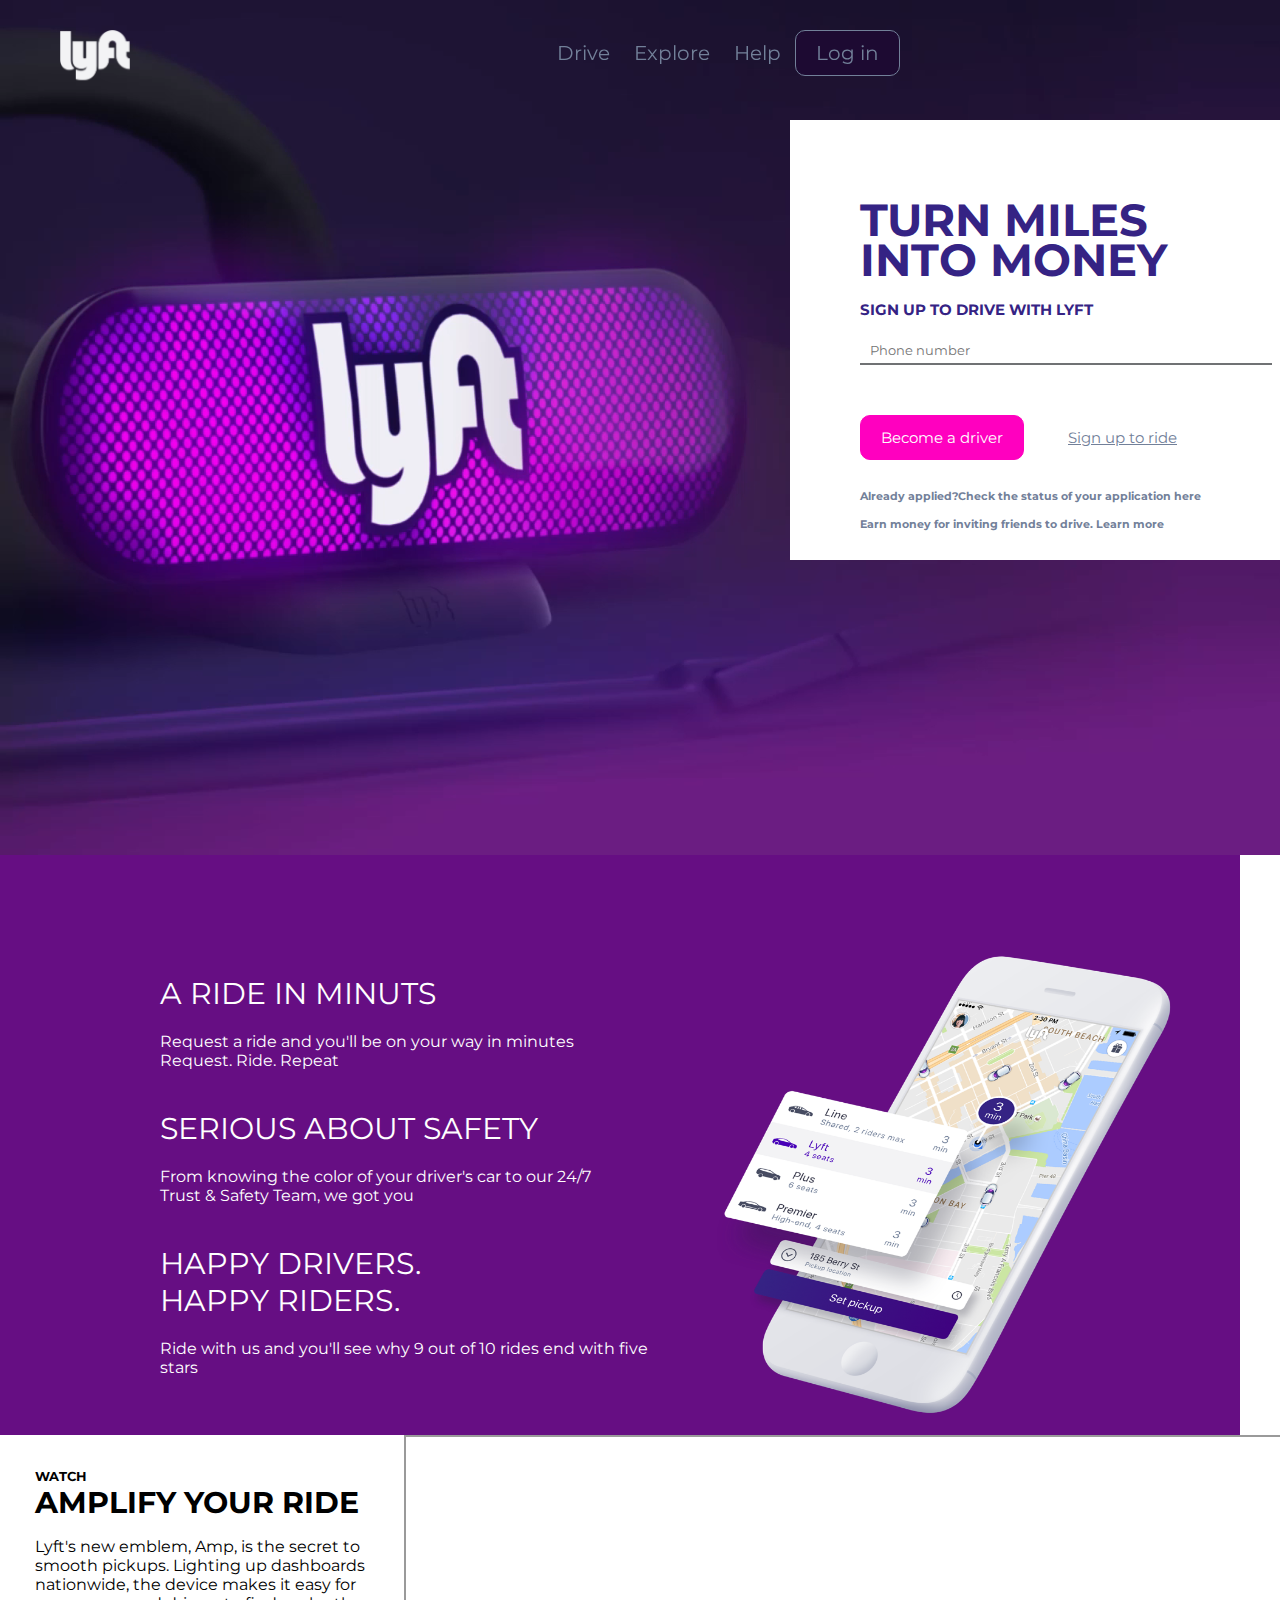
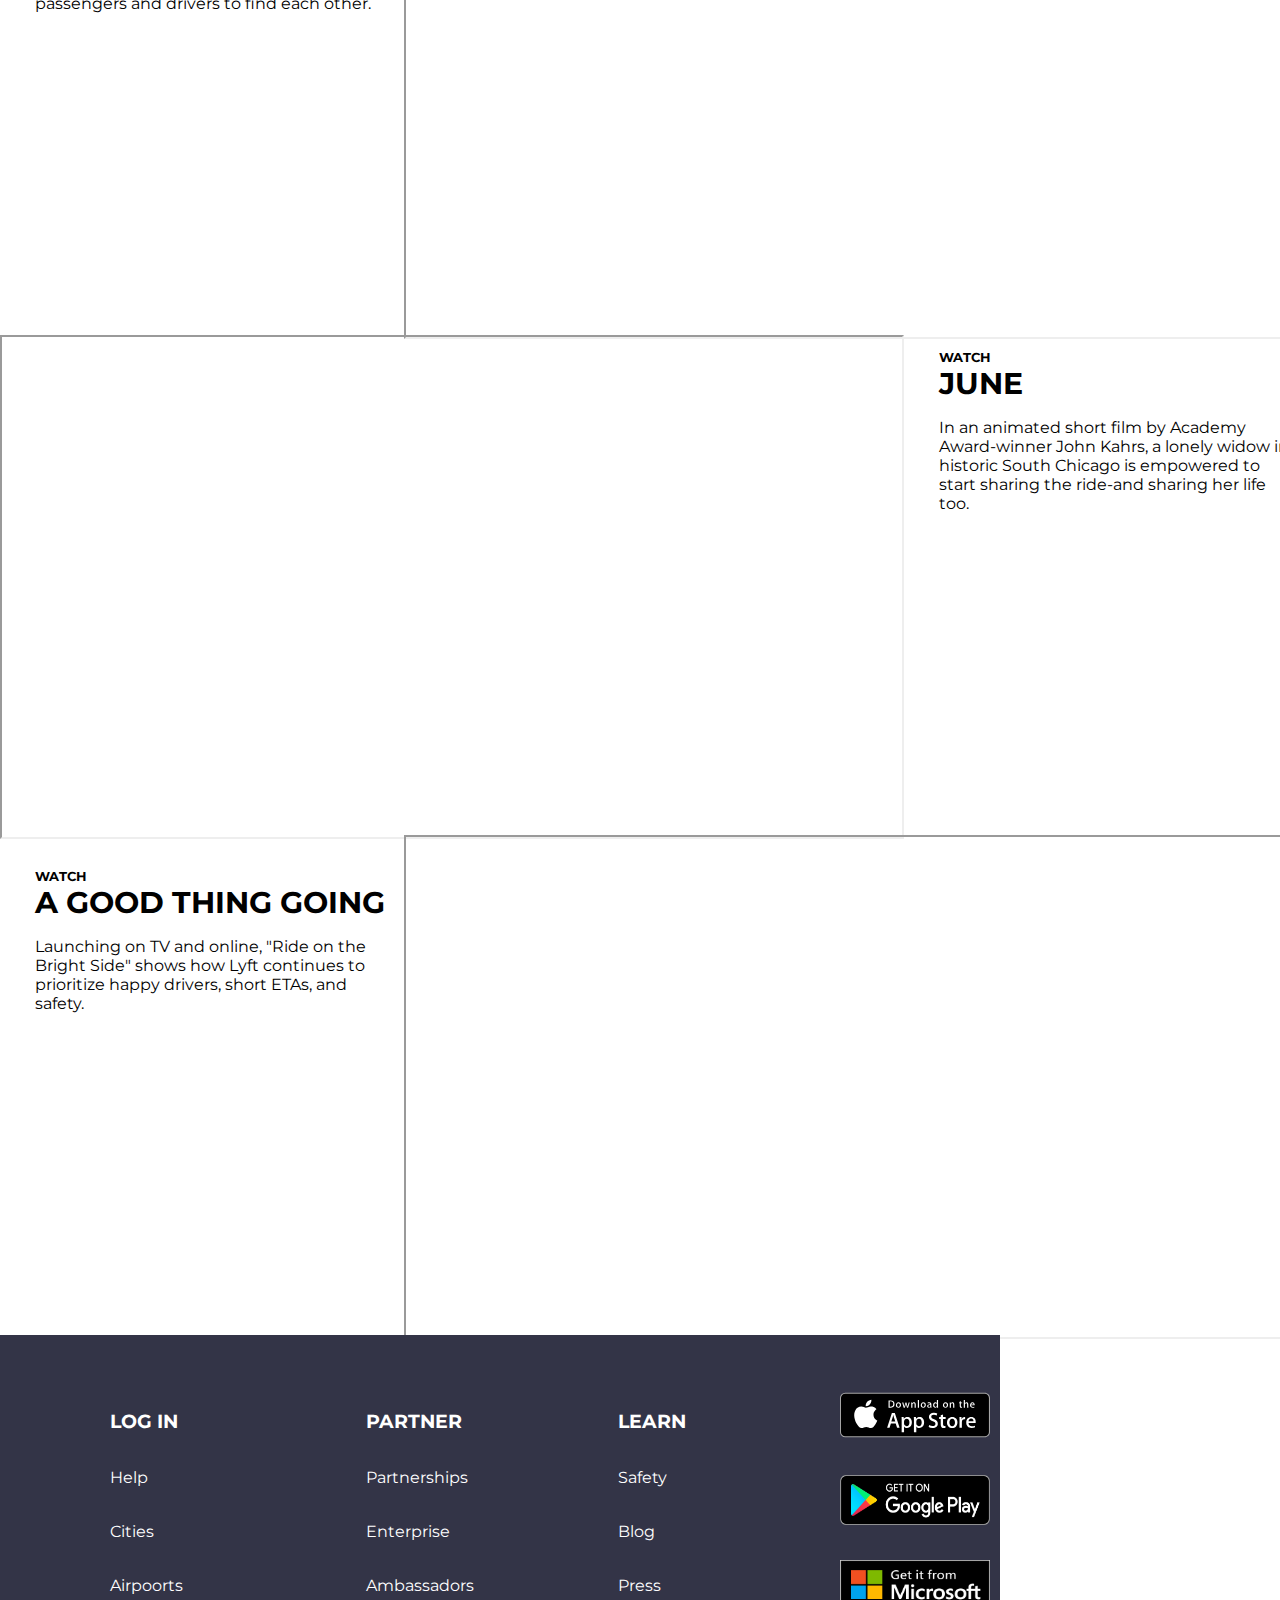
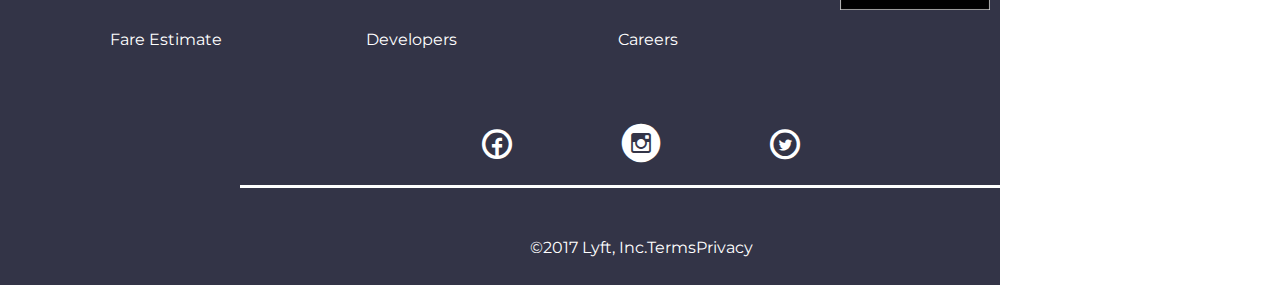
<file: index.html>
<!DOCTYPE html>
<html lang="en">
<head>
	<meta charset="UTF-8">
	<title>Lyft</title>
	<link rel="stylesheet" href="assets/css/main.css">
	<link rel="stylesheet" href="assets/icomoon/style.css">
	<link href="https://fonts.googleapis.com/css?family=Montserrat" rel="stylesheet">
	<link rel="icon" type="image/png" href="assets/img/mustache-lyft.png" sizes="32x32">
</head>
<body>
    <div id="containerBody">
        <header id="scrollArriba">
          <div class="menu container">
            <div class="imgHeader">
                <img src="assets/img/logo-white.png" alt="logo" class="logo" width="70">
            </div>          
            <div class="container-enlace">
                <a href="#drive" class="enlace">Drive</a>
                <a href="#explore" class="enlace">Explore</a>
                <a href="help" class="enlace">Help</a>
                <button class="logIn">Log in</button>
            </div>        
          </div>
        </header>
        <header id="scrollAbajo">
          <div class="menu container">
            <div class="imgHeader">
                <img src="assets/img/logo-white.png" alt="logo" class="logo" width="70">
            </div> 
            <div class="container-enlace">
                <a href="#drive" class="enlace">Drive</a>
                <a href="#explore" class="enlace">Explore</a>
                <a href="help" class="enlace">Help</a>
                <button class="logIn">Log in</button>
                <button class="signUp">Sign Up</button>
            </div>        
            
          </div>
        </header>
        <section id="informationLogIn">
            <div id="imgLyft">
                <video id="videoLyft" class="video" width="1520" height="855" autoplay="">
                    <source src="assets/img/hero-video.mp4" type="video/mp4" />
                    Your browser does not support HTML5 video.
                </video>
            </div>
            <form id="informationEntry1">
                <span id="titleLogIn1" class="block">TURN MILES INTO MONEY</span>
                <span id="titleLogIn2" class="block">SIGN UP TO DRIVE WITH LYFT</span>
                <input id="phone" class="block inputRegister" type="tel" pattern="^([0-9]\d{7})+$" placeholder="Phone number" maxlength="8">
                <img class="error" src="assets/img/error.png" alt="error">
                <input type="text" id="name" class="none inputRegister" pattern="^([A-ZÁÉÍÓÚ]{1}[a-zñáéíóú]+[\s]*)+$" placeholder="Name">
                <img class="error" src="assets/img/error.png" alt="error">
                <input type="email" id="email" class="none inputRegister" pattern="^([a-zA-Z0-9_\.\-])+\@(([a-zA-Z0-9\-])+\.)+([a-zA-Z0-9]{2,4})+$" placeholder="Email">
                <img class="error" src="assets/img/error.png" alt="error">
                <input type="text" id="city" class="none inputRegister" pattern="^([A-ZÁÉÍÓÚ]{1}[a-zñáéíóú]+[\s]*)+$" placeholder="City">
                <img class="error" src="assets/img/error.png" alt="error">
                <button id="becomeDriver" class="block">Become a driver</button>
                <button id="signUpToRide" class="block">Sign up to ride</button>
                <div id="divH6">
                    <h6 class="block">Already applied?Check the status of your application here</h6>
                    <h6 class="block">Earn money for inviting friends to drive. Learn more</h6>
                </div>          
            </form>
        </section>
        <section id="informationLyft1">
            <div id="containerInformation">
                <div class="divInformationLyft">
                    <span class="spanTitle">A RIDE IN MINUTS</span>
                    <span class="spanDescription">Request a ride and you'll be on your way in minutes</span>
                    <span class="spanDescription">Request. Ride. Repeat</span>
                </div>
                <div class="divInformationLyft">
                    <span class="spanTitle">SERIOUS ABOUT SAFETY</span>
                    <span class="spanDescription">From knowing the color of your driver's car to our 24/7</span>
                    <span class="spanDescription">Trust & Safety Team, we got you</span>
                </div>
                <div class="divInformationLyft">
                    <span class="spanTitle">HAPPY DRIVERS.<br>HAPPY RIDERS.</span>
                    <span class="spanDescription">Ride with us and you'll see why 9 out of 10 rides end with five stars</span>
                </div>
            </div>
            <div id="imageCel">
                <img src="assets/img/phone.png" alt="phone" width="500" height="480">
            </div>          
        </section>
        <section class="informationLyft2 ">
            <div id="videoInformation1" class="videoI">
                <h5>WATCH</h5>
                <span class="titleVideo">AMPLIFY YOUR RIDE</span>
                <p class="descriptionVideo">Lyft's new emblem, Amp, is the secret to smooth pickups. Lighting up dashboards nationwide, the device makes it easy for passengers and drivers to find each other.</p>
            </div>
            <div class="videoYouTube">
                <iframe width="900" height="500"  src="https://www.youtube.com/embed/fLSmUWOYpKw"></iframe>                 
            </div>
        </section>
        <section class="informationLyft2">
            <div class="videoYouTube">
                <iframe width="900" height="500"  src="https://www.youtube.com/embed/v8nyGzOLsdw"></iframe>                 
            </div>
            <div id="videoInformation2" class="videoI">
                <h5>WATCH</h5>
                <span class="titleVideo">JUNE</span>
                <p class="descriptionVideo">In an animated short film by Academy Award-winner John Kahrs, a lonely widow in historic South Chicago is empowered to start sharing the ride-and sharing her life too.</p>
            </div>      
        </section>
        <section class="informationLyft2">
            <div id="videoInformation3" class="videoI">
                <h5>WATCH</h5>
                <span class="titleVideo">A GOOD THING GOING</span>
                <p class="descriptionVideo">Launching on TV and online, "Ride on the Bright Side" shows how Lyft continues to prioritize happy drivers, short ETAs, and safety.</p>
            </div>
            <div class="videoYouTube">
                <iframe width="900" height="500"  src="https://www.youtube.com/embed/xj2VWLV0xCU"></iframe>             
            </div>
        </section>
        <footer>
            <div id="container-footer">
                <div class="menu-footer">
                    <h3>LOG IN</h3>
                    <a class='d-b' href="#">Help</a>
                    <a class='d-b' href="#">Cities</a>
                    <a class='d-b' href="#">Airpoorts</a>
                    <a class='d-b' href="#">Fare Estimate</a>
                </div>
                <div class="menu-footer">
                    <h3>PARTNER</h3>
                    <a class='d-b' href="#">Partnerships</a>
                    <a class='d-b' href="#">Enterprise</a>
                    <a class='d-b' href="#">Ambassadors</a>
                    <a class='d-b' href="#">Developers</a>
                </div>
                <div class="menu-footer">
                    <h3>LEARN</h3>
                    <a class='d-b' href="#">Safety</a>
                    <a class='d-b' href="#">Blog</a>
                    <a class='d-b' href="#">Press</a>
                    <a class='d-b' href="#">Careers</a>
                </div>
                <div class="img-footer">
                    <img src="assets/img/apple-store.svg" width="150" height="50">
                    <img src="assets/img/google-play.png" width="150" height="50">
                    <img src="assets/img/microsoft.png" width="150" height="50">
                </div>
                <div class="box-logo">          
                    <span>
                        <a href="https://www.facebook.com" class="icon-social-facebook-circular icon-footer" target="_blank"></a>
                        <a href="https://www.instagram.com" class="icon-instagram-with-circle icon-footer" target="_blank"></a>
                        <a href="https://www.twitter.com" class="icon-social-twitter-circular icon-footer" target="_blank"></a>
                    </span>
                </div>
                <div id="line-footer"></div>        
                <div class="terms-footer">
                    <p>&copy;2017 Lyft, Inc.TermsPrivacy</p>
                </div>          
            </div>
        </footer>
    </div>
    	
	<script src="assets/js/app.js"></script>
</body>
</html>
</file>
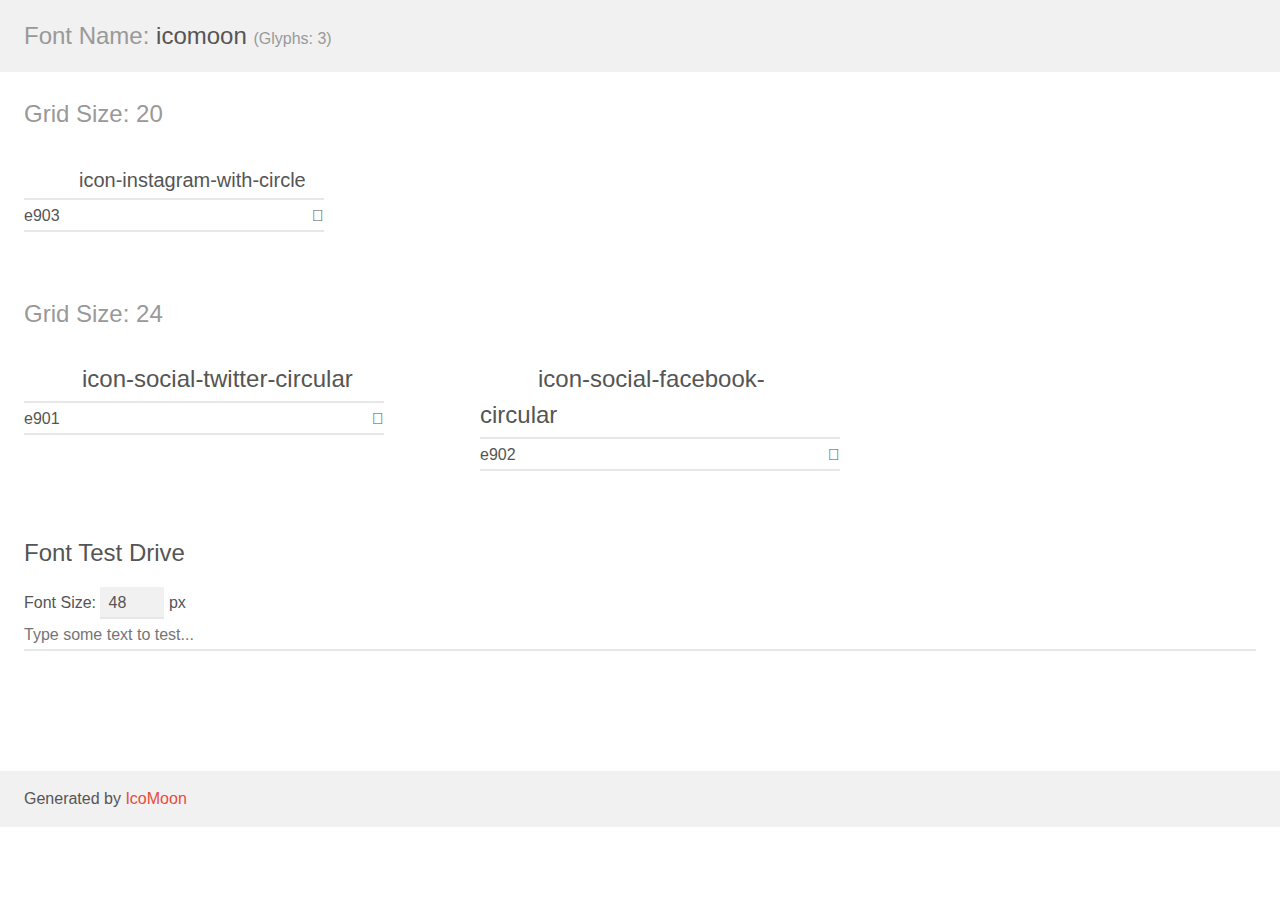
<file: assets/icomoon/demo.html>
<!doctype html>
<html>
<head>
    <meta charset="utf-8">
    <title>IcoMoon Demo</title>
    <meta name="description" content="An Icon Font Generated By IcoMoon.io">
    <meta name="viewport" content="width=device-width, initial-scale=1">
    <link rel="stylesheet" href="demo-files/demo.css">
    <link rel="stylesheet" href="style.css"></head>
<body>
    <div class="bgc1 clearfix">
        <h1 class="mhmm mvm"><span class="fgc1">Font Name:</span> icomoon <small class="fgc1">(Glyphs:&nbsp;3)</small></h1>
    </div>
    <div class="clearfix mhl ptl">
        <h1 class="mvm mtn fgc1">Grid Size: 20</h1>
        <div class="glyph fs1">
            <div class="clearfix bshadow0 pbs">
                <span class="icon-instagram-with-circle">
                
                </span>
                <span class="mls"> icon-instagram-with-circle</span>
            </div>
            <fieldset class="fs0 size1of1 clearfix hidden-false">
                <input type="text" readonly value="e903" class="unit size1of2" />
                <input type="text" maxlength="1" readonly value="&#xe903;" class="unitRight size1of2 talign-right" />
            </fieldset>
            <div class="fs0 bshadow0 clearfix hidden-true">
                <span class="unit pvs fgc1">liga: </span>
                <input type="text" readonly value="" class="liga unitRight" />
            </div>
        </div>
    </div>
    <div class="clearfix mhl ptl">
        <h1 class="mvm mtn fgc1">Grid Size: 24</h1>
        <div class="glyph fs2">
            <div class="clearfix bshadow0 pbs">
                <span class="icon-social-twitter-circular">
                
                </span>
                <span class="mls"> icon-social-twitter-circular</span>
            </div>
            <fieldset class="fs0 size1of1 clearfix hidden-false">
                <input type="text" readonly value="e901" class="unit size1of2" />
                <input type="text" maxlength="1" readonly value="&#xe901;" class="unitRight size1of2 talign-right" />
            </fieldset>
            <div class="fs0 bshadow0 clearfix hidden-true">
                <span class="unit pvs fgc1">liga: </span>
                <input type="text" readonly value="" class="liga unitRight" />
            </div>
        </div>
        <div class="glyph fs2">
            <div class="clearfix bshadow0 pbs">
                <span class="icon-social-facebook-circular">
                
                </span>
                <span class="mls"> icon-social-facebook-circular</span>
            </div>
            <fieldset class="fs0 size1of1 clearfix hidden-false">
                <input type="text" readonly value="e902" class="unit size1of2" />
                <input type="text" maxlength="1" readonly value="&#xe902;" class="unitRight size1of2 talign-right" />
            </fieldset>
            <div class="fs0 bshadow0 clearfix hidden-true">
                <span class="unit pvs fgc1">liga: </span>
                <input type="text" readonly value="" class="liga unitRight" />
            </div>
        </div>
    </div>

    <!--[if gt IE 8]><!-->
    <div class="mhl clearfix mbl">
        <h1>Font Test Drive</h1>
        <label>
            Font Size: <input id="fontSize" type="number" class="textbox0 mbm"
            min="8" value="48" />
            px
        </label>
        <input id="testText" type="text" class="phl size1of1 mvl"
        placeholder="Type some text to test..." value=""/>
        <div id="testDrive" class="icon-">&nbsp;
        </div>
    </div>
    <!--<![endif]-->
    <div class="bgc1 clearfix">
        <p class="mhl">Generated by <a href="https://icomoon.io/app">IcoMoon</a></p>
    </div>

    <script src="demo-files/demo.js"></script>
</body>
</html>
</file>
<file: assets/css/main.css>
*{
	font-family: "Montserrat";

}

body{
	margin: 0;
	padding: 0;
}

input {
    border: none;
    border-bottom: 2px solid #707274;
    width: 400px;
}

input[placeholder]{
	color: #F6F5F6;
	padding-bottom: 5px;
	padding-left: 10px;
}

input:focus{
    outline: none;
}

h5{
	margin: 0;
}

h6{
	color: #728099;
	margin: 15px 0;
}

#containerBody{
	height: 100%;
	width: 1000px;
}

.menu{
	background-color: #1D0A32;
	position: relative;
	width: 100%;
}

.imgHeader{
	display: inline-block;
	width: 70px;
	position: absolute;
	top: 30px;
	left:  60px;
}

.container-enlace{
	position: absolute;
	right: 100px;
	top: 30px;
}

.enlace{
	text-decoration: none;
	color: #728099;
	font-size: 20px;
	font-weight: 700;
	font-weight: normal;
	margin: 0 10px;
}

.logIn{
	display: inline-block;
	margin: 0 auto;
	color: #728099;
	border: 1px solid #728099;
	border-radius: 10px;
	padding: 10px 20px;
	background-color: #1D0A32;
	font-size: 20px;
}

#scrollAbajo{
	display: none;
	background-color: white;
	position: fixed;
	height: 100px;
	width: 100%;
}

#scrollAbajo a{
	color: black;	
}

#scrollAbajo button.logIn{
	background-color: white;
	color: black;
}

.container{
	background-color: #1D0A32;
	position: relative;
	width: 100%;
}

.signUp{
	display: inline-block;
	margin: 0 auto;
	color: #FF00BF;
	border: 1px solid #FF00BF;
	border-radius: 10px;
	padding: 10px 20px;
	background-color: white;
	font-size: 20px;
}

.none{
	display: none;
	margin: 10px 0;
}

video{

}

#informationLogIng{
	position: relative;
}

#informationEntry1{
	width: 350px;
	height: 300px;
	background-color: white;
	position: absolute;
	top: 120px;
	right: 0;
	padding: 70px;
}

#titleLogIn1{
	display: block;
	font-size: 45px;
	line-height: 40px;
	width: 350px;
	color: #352384;
	font-weight: bold;
	margin: 10px 0;
}

#titleLogIn2{
	display: block;
	font-size: 15px;
	word-spacing: 0;
	line-height: 40px;
	width: 350px;
	color: #352384;
	font-weight: bold;
	margin: 10px 0;
}

#becomeDriver{
	display: inline-block;
	margin-top: 50px;
	margin-right: 20px;
	color: white;
	border: 1px solid #FF00BF;
	border-radius: 10px;
	padding: 12px 20px;
	background-color: #FF00BF;
	font-size: 15px;
	font-weight: normal;
	cursor: pointer;
}

#signUpToRide{
	display: inline-block;
	color: #728099;
	border: 0;
	border-radius: 10px;
	padding: 12px 20px;
	background-color: white;
	text-decoration: underline; 
	font-size: 15px;
	font-weight: normal;
	cursor: pointer;
}

#divH6{
	margin-top: 30px;
}

.error{
	display: none;
}

#informationLyft1{
	height: 420px;
	width: 100%;
	background-color: #660E83;
	padding: 80px 120px;
	margin-top: -4px;
}

#containerInformation{
	background-color: #660E83;
	/*margin: 20px 10px;*/
	height: 100px;
	width: 500px;
}

.divInformationLyft{
	margin: 40px;	
}

.spanTitle{
	color: white;
	font-size: 30px;
	display: block;
	margin-bottom: 20px;
}

.spanDescription{
	color: white;
	font-size: 16px;
	display: block; 
	width: 490px;
}

#imageCel{
	position: relative;
	left: 580px;
	top: -130px;
}

.informationLyft2{
	width: 1500px;
	height: 500px;
	background-color: white;
}

.videoI{
	height: 480px;
	width: 400px;
	display: inline-block;
	position: relative;
	top: -330px;
	left: 35px;
}

.videoYouTube{
	display: inline-block;
	width: 900px;
	height: 500px;
}

.titleVideo{
	font-size: 30px;
	font-weight: bold;
}

.descriptionVideo{
	width: 350px;

}

footer{
	height: 550px;
	width: 100%;
	background-color: #333447;
	color: white;
	position: relative;
}

#container-footer{
	position: absolute;
	top: 20px;
	left: 40px;
}

.menu-footer{
	display: inline-block;
	margin: 0 70px;	
}

.menu-footer a{
	text-decoration: none;
	display: block;
	color: white;
	margin: 25px 0;
	padding-top: 10px;
}

.img-footer{
	display: inline-block;
	margin-left: 80px;
	
}

.img-footer img{
	display: block;
	margin: 35px 0;
}

.box-logo{
	text-align: center;
	margin-top: 50px;
	margin-left: 200px;

}

.icon-footer{
	margin: 50px;
	width: 100%;
	height: 100%;
}

.d-b:hover{
	color: #FF00BF;
}

#line-footer{
	text-align: center;
	height: 0.5px;
	background-color: white;
	border: 1px solid white;
	width: 800px;
	margin-top: 20px;
	margin-left: 200px;
}

.terms-footer{
	text-align: center;
	margin-left: 200px;
	margin-top: 50px;
}
</file>
<file: assets/icomoon/style.css>
@font-face {
  font-family: 'icomoon';
  src:  url('fonts/icomoon.eot?hhndnd');
  src:  url('fonts/icomoon.eot?hhndnd#iefix') format('embedded-opentype'),
    url('fonts/icomoon.ttf?hhndnd') format('truetype'),
    url('fonts/icomoon.woff?hhndnd') format('woff'),
    url('fonts/icomoon.svg?hhndnd#icomoon') format('svg');
  font-weight: normal;
  font-style: normal;
}

[class^="icon-"], [class*=" icon-"] {
  /* use !important to prevent issues with browser extensions that change fonts */
  font-family: 'icomoon' !important;
  speak: none;
  font-style: normal;
  font-weight: normal;
  font-variant: normal;
  text-transform: none;
  line-height: 1;

  /* Better Font Rendering =========== */
  -webkit-font-smoothing: antialiased;
  -moz-osx-font-smoothing: grayscale;
}

.icon-instagram-with-circle:before {
  content: "\e903";
  color: white;
  font-size: 40px;
  margin: 0;
  display: inline-block;
}
.icon-social-twitter-circular:before {
  content: "\e901";
  color: white;
  font-size: 40px;
  margin: 0;
  display: inline-block;
}
.icon-social-facebook-circular:before {
  content: "\e902";
  color: white;
  font-size: 40px;
  margin: 0;
  display: inline-block;
}

.icon-instagram-with-circle:hover, .icon-social-twitter-circular:hover, .icon-social-facebook-circular:hover {
  color: #FF00BF;
}
</file>
<file: assets/icomoon/demo-files/demo.css>
body {
  padding: 0;
  margin: 0;
  font-family: sans-serif;
  font-size: 1em;
  line-height: 1.5;
  color: #555;
  background: #fff;
}
h1 {
  font-size: 1.5em;
  font-weight: normal;
}
small {
  font-size: .66666667em;
}
a {
  color: #e74c3c;
  text-decoration: none;
}
a:hover, a:focus {
  box-shadow: 0 1px #e74c3c;
}
.bshadow0, input {
  box-shadow: inset 0 -2px #e7e7e7;
}
input:hover {
  box-shadow: inset 0 -2px #ccc;
}
input, fieldset {
  font-family: sans-serif;
  font-size: 1em;
  margin: 0;
  padding: 0;
  border: 0;
}
input {
  color: inherit;
  line-height: 1.5;
  height: 1.5em;
  padding: .25em 0;
}
input:focus {
  outline: none;
  box-shadow: inset 0 -2px #449fdb;
}
.glyph {
  font-size: 16px;
  width: 15em;
  padding-bottom: 1em;
  margin-right: 4em;
  margin-bottom: 1em;
  float: left;
  overflow: hidden;
}
.liga {
  width: 80%;
  width: calc(100% - 2.5em);
}
.talign-right {
  text-align: right;
}
.talign-center {
  text-align: center;
}
.bgc1 {
  background: #f1f1f1;
}
.fgc1 {
  color: #999;
}
.fgc0 {
  color: #000;
}
p {
  margin-top: 1em;
  margin-bottom: 1em;
}
.mvm {
  margin-top: .75em;
  margin-bottom: .75em;
}
.mtn {
  margin-top: 0;
}
.mtl, .mal {
  margin-top: 1.5em;
}
.mbl, .mal {
  margin-bottom: 1.5em;
}
.mal, .mhl {
  margin-left: 1.5em;
  margin-right: 1.5em;
}
.mhmm {
  margin-left: 1em;
  margin-right: 1em;
}
.mls {
  margin-left: .25em;
}
.ptl {
  padding-top: 1.5em;
}
.pbs, .pvs {
  padding-bottom: .25em;
}
.pvs, .pts {
  padding-top: .25em;
}
.unit {
  float: left;
}
.unitRight {
  float: right;
}
.size1of2 {
  width: 50%;
}
.size1of1 {
  width: 100%;
}
.clearfix:before, .clearfix:after {
  content: " ";
  display: table;
}
.clearfix:after {
  clear: both;
}
.hidden-true {
  display: none;
}
.textbox0 {
  width: 3em;
  background: #f1f1f1;
  padding: .25em .5em;
  line-height: 1.5;
  height: 1.5em;
}
#testDrive {
  display: block;
  padding-top: 24px;
  line-height: 1.5;
}
.fs0 {
  font-size: 16px;
}
.fs1 {
  font-size: 20px;
}
.fs2 {
  font-size: 24px;
}
</file>
